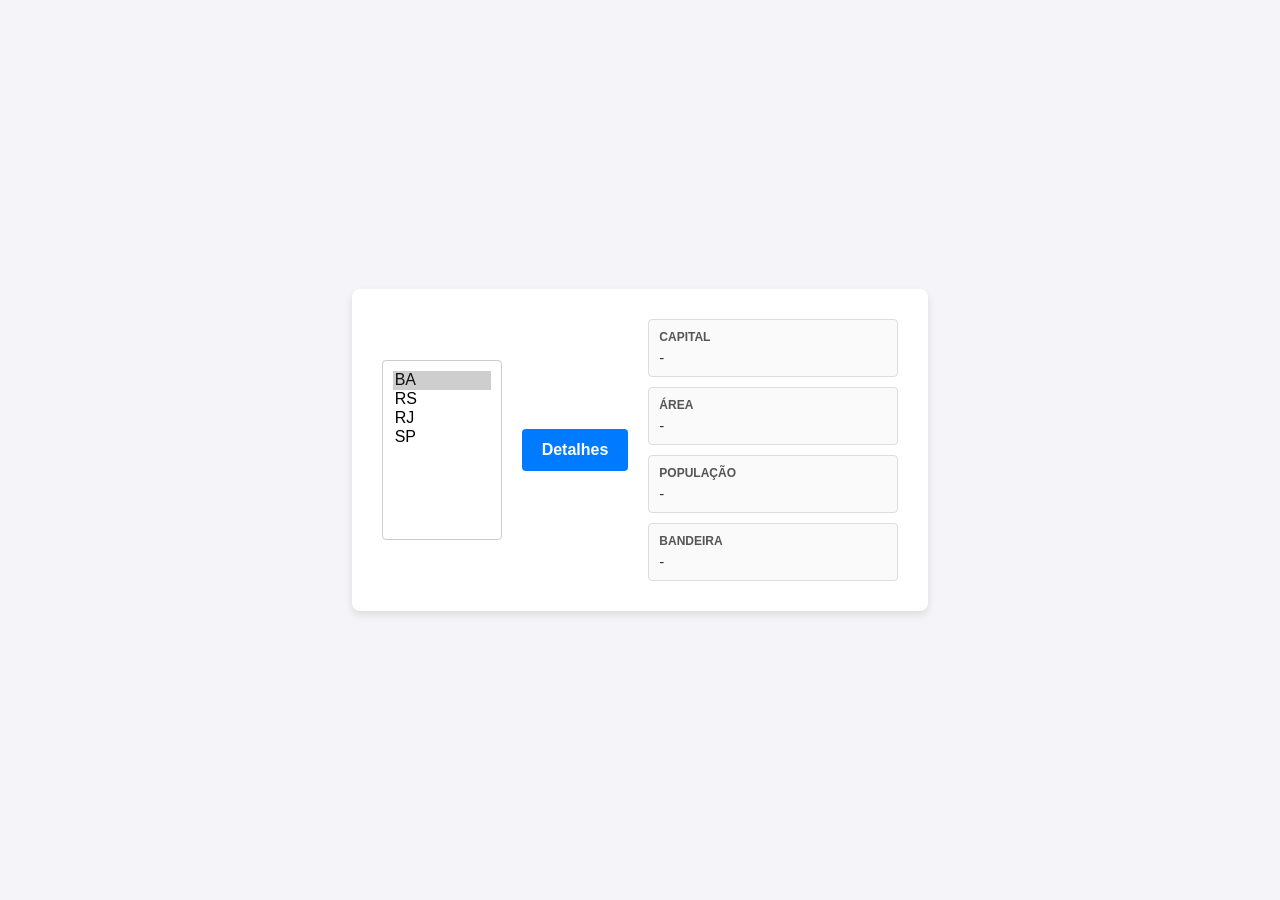
<file: Aula5/index.html>
<!DOCTYPE html>
<html lang="pt-BR">
<head>
    <meta charset="UTF-8">
    <meta name="viewport" content="width=device-width, initial-scale=1.0">
    <title>Estados do Sudeste do Brasil</title>

    <link rel="stylesheet" href="style.css">
</head>

<body>

    <div class="container">

        <!-- Esquerda: Listbox com as siglas -->
        <div class="painel-esquerdo">
            <select id="selectEstados" size="4">
                <option value="0" selected>BA</option>
                <option value="1">RS</option>
                <option value="2">RJ</option>
                <option value="3">SP</option>
            </select>
        </div>

        <!-- Meio: Botão -->
        <div class="painel-meio">
            <button id="btnDetalhes">Detalhes</button>
        </div>

        <!-- Direita: Informações -->
        <div class="painel-direito">

            <div class="card-info">
                <strong>Capital</strong>
                <div id="divCapital">-</div>
            </div>

            <div class="card-info">
                <strong>Área</strong>
                <div id="divArea">-</div>
            </div>

            <div class="card-info">
                <strong>População</strong>
                <div id="divPopulacao">-</div>
            </div>

            <div class="card-info">
                <strong>Bandeira</strong>
                <div id="divBandeira">-</div>
            </div>

        </div>
    </div>

    <script src="script.js"></script>

</body>
</html>
</file>
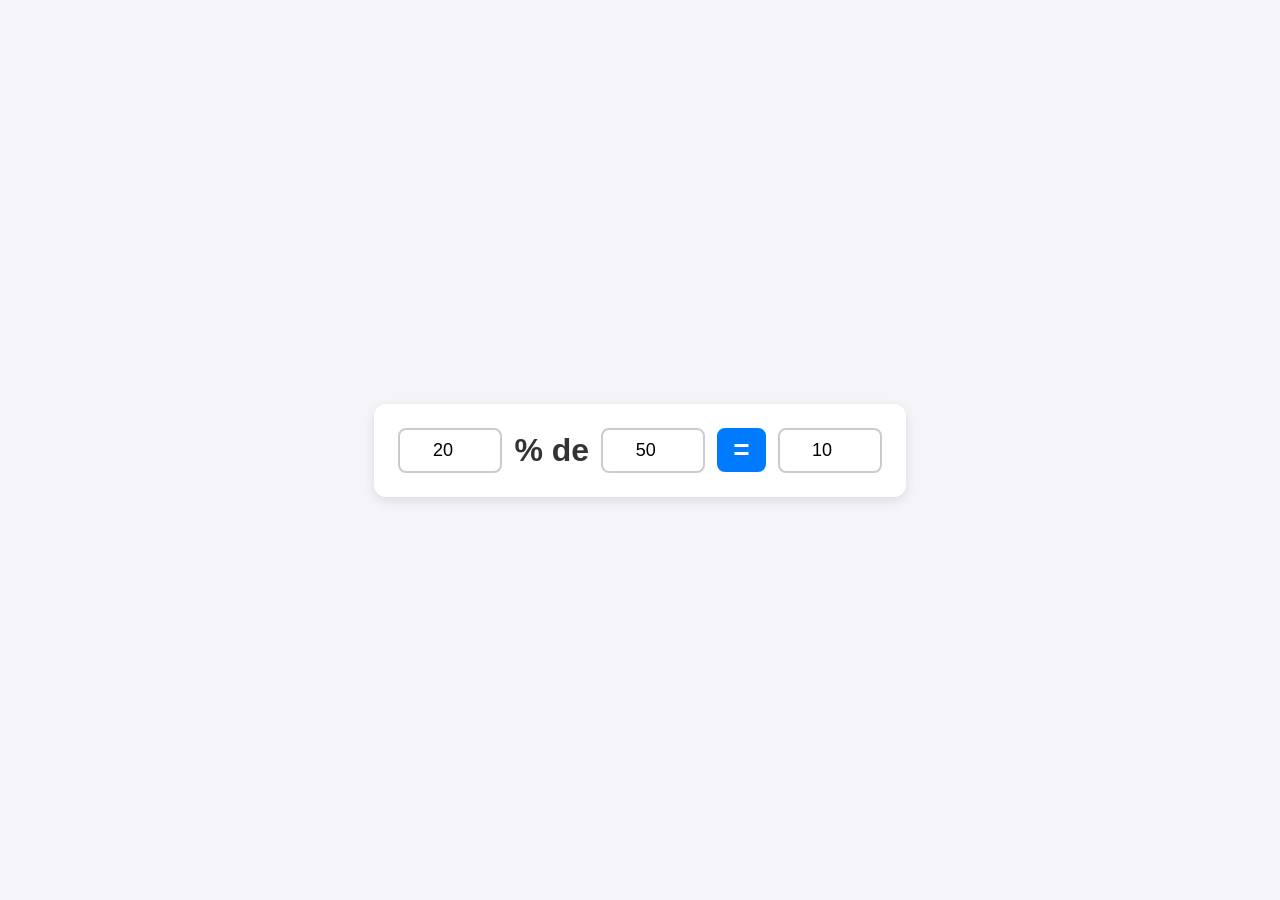
<file: Aula1/Exer1.1.html>
<!DOCTYPE html>
<html lang="pt-BR">
<head>
  <meta charset="UTF-8">
  <title>Calculadora de Porcentagem</title>
  <style>
    body {
      font-family: Arial, sans-serif;
      display: flex;
      justify-content: center;
      align-items: center;
      height: 100vh;
      margin: 0;
      background-color: #f4f4f9;
    }

    .container {
      display: flex;
      align-items: center;
      gap: 12px;
      background: #ffffff;
      padding: 24px;
      border-radius: 12px;
      box-shadow: 0 4px 12px rgba(0, 0, 0, 0.1);
    }

    input[type="number"] {
      width: 80px;
      padding: 10px;
      font-size: 18px;
      text-align: center;
      border: 2px solid #ccc;
      border-radius: 8px;
      outline: none;
    }

    input[type="number"]:focus {
      border-color: #007bff;
    }

    .simbolo {
      font-size: 32px;
      font-weight: bold;
      color: #333;
    }

    .btn-igual {
      font-size: 28px;
      font-weight: bold;
      color: white;
      background-color: #007bff;
      border: none;
      border-radius: 8px;
      padding: 6px 16px;
      cursor: pointer;
      transition: background-color 0.2s ease;
    }

    .btn-igual:hover {
      background-color: #0056b3;
    }
  </style>
</head>
<body>

  <div class="container">
    <input type="number" id="porcentagem" value="20">
    <span class="simbolo">% de</span>
    <input type="number" id="valor" value="50">
    <button class="btn-igual" id="calcular">=</button>
    <input type="number" id="resultado" readonly>
  </div>

  <script>
    // Seleciona os elementos da tela
    const inputPorcentagem = document.getElementById('porcentagem');
    const inputValor = document.getElementById('valor');
    const inputResultado = document.getElementById('resultado');
    const botaoCalcular = document.getElementById('calcular');

    // Função que faz a conta
    function realizarCalculo() {
      const p = parseFloat(inputPorcentagem.value) || 0;
      const v = parseFloat(inputValor.value) || 0;
      
      // Executa o cálculo: (Porcentagem / 100) * Valor
      const conta = (p / 100) * v;
      
      // Exibe o resultado no terceiro campo
      inputResultado.value = conta;
    }

    // Escuta o clique no botão de igual
    botaoCalcular.addEventListener('click', realizarCalculo);

    // Opcional: Calcula automaticamente ao carregar a página
    realizarCalculo();
  </script>

</body>
</html>
</file>
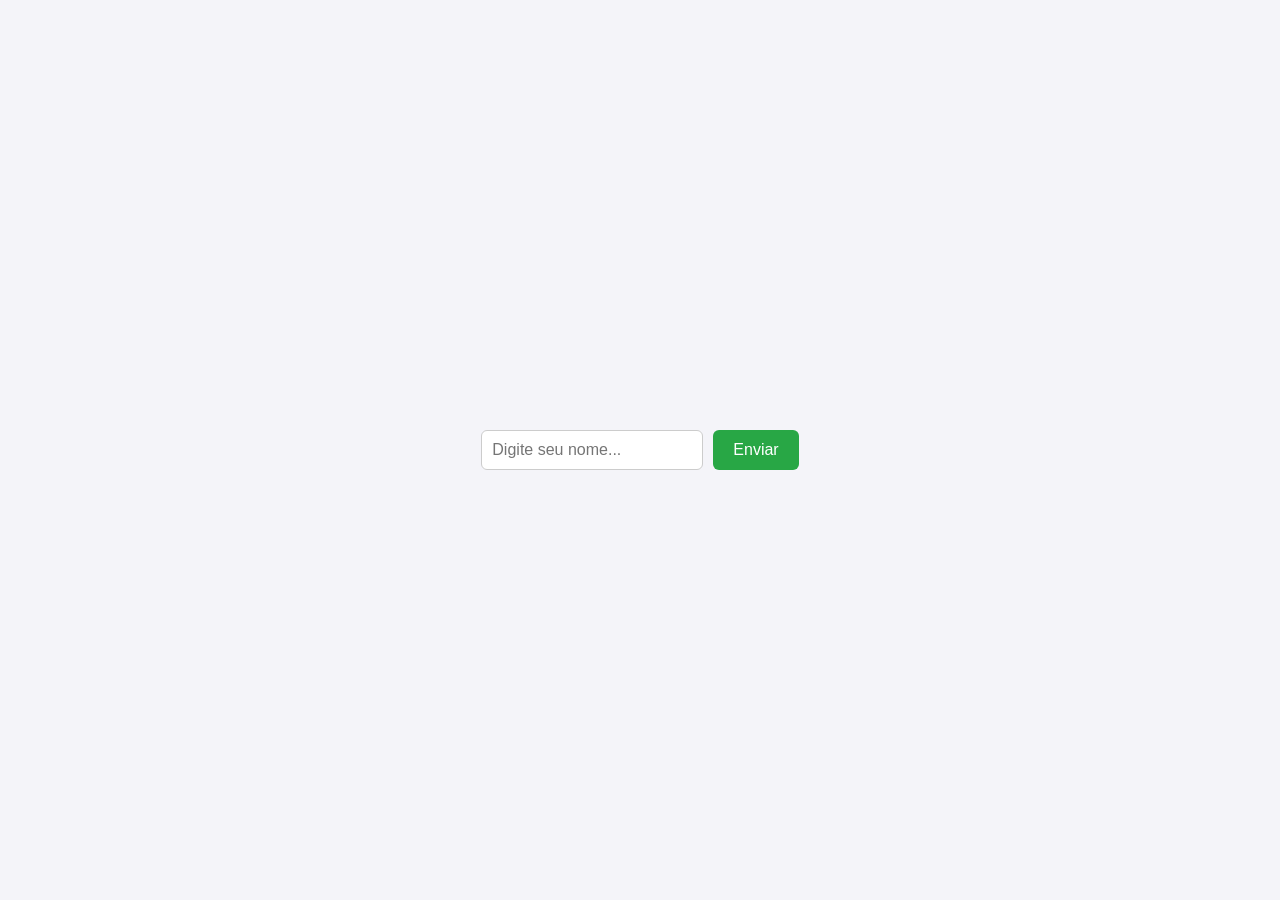
<file: Aula1/Exerc1.0.html>
<!DOCTYPE html>
<html lang="pt-BR">
<head>
  <meta charset="UTF-8">
  <title>Exemplo com Saudação</title>
  <style>
    body {
      font-family: Arial, sans-serif;
      display: flex;
      justify-content: center;
      align-items: center;
      height: 100vh;
      margin: 0;
      background-color: #f4f4f9;
    }

    .container {
      display: flex;
      gap: 10px;
    }

    input[type="text"] {
      padding: 10px;
      font-size: 16px;
      border: 1px solid #ccc;
      border-radius: 6px;
      outline: none;
    }

    button {
      padding: 10px 20px;
      font-size: 16px;
      color: white;
      background-color: #28a745;
      border: none;
      border-radius: 6px;
      cursor: pointer;
    }

    button:hover {
      background-color: #218838;
    }
  </style>
</head>
<body>

  <div class="container">
    <input type="text" id="nomeInput" placeholder="Digite seu nome...">
    <button onclick="cumprimentar()">Enviar</button>
  </div>

  <script>
    function cumprimentar() {
      // Pega o valor digitado no input
      const nome = document.getElementById('nomeInput').value;
      
      // Imprime no console "Olá " + o nome digitado
      console.log('Olá ' + nome);
    }
  </script>

</body>
</html>
</file>
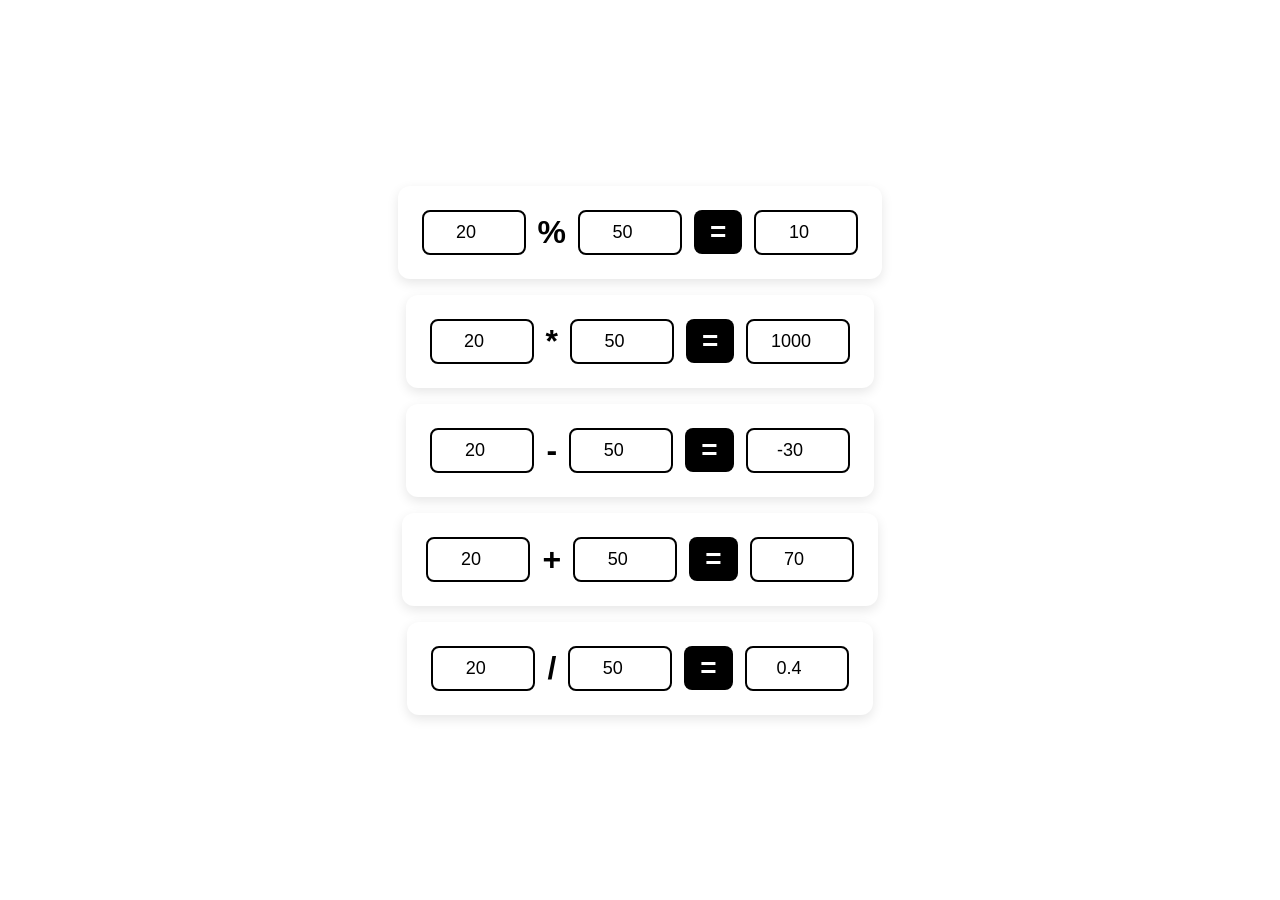
<file: Aula2/exer2.1.html>
<!DOCTYPE html>
<html lang="pt-BR">
<head>
  <meta charset="UTF-8">
  <title>Calculadora de Porcentagem e Operações</title>
  <style>
    body {
      font-family: Arial, sans-serif;
      display: flex;
      flex-direction: column;
      justify-content: center;
      align-items: center;
      gap: 16px;
      min-height: 100vh;
      margin: 0;
      background-color: #ffffff;
    }

    .container {
      display: flex;
      align-items: center;
      gap: 12px;
      background: #ffffff;
      padding: 24px;
      border-radius: 12px;
      box-shadow: 0 4px 12px rgba(0, 0, 0, 0.1);
    }

    input[type="number"] {
      width: 80px;
      padding: 10px;
      font-size: 18px;
      text-align: center;
      border: 2px solid #000000;
      border-radius: 8px;
      outline: none;
    }

    input[type="number"]:focus {
      border-color: #007bff;
    }

    .simbolo {
      font-size: 32px;
      font-weight: bold;
      color: #000000;
    }

    .btn-igual {
      font-size: 28px;
      font-weight: bold;
      color: white;
      background-color: #000000;
      border: none;
      border-radius: 8px;
      padding: 6px 16px;
      cursor: pointer;
      transition: background-color 0.2s ease;
    }

    .btn-igual:hover {
      background-color: #000000;
    }
  </style>
</head>
<body>

  <div class="container" data-operacao="%">
    <input type="number" class="num1" value="20">
    <span class="simbolo">%</span>
    <input type="number" class="num2" value="50">
    <button class="btn-igual">=</button>
    <input type="number" class="resultado" readonly>
  </div>

  <div class="container" data-operacao="*">
    <input type="number" class="num1" value="20">
    <span class="simbolo">*</span>
    <input type="number" class="num2" value="50">
    <button class="btn-igual">=</button>
    <input type="number" class="resultado" readonly>
  </div>

  <div class="container" data-operacao="-">
    <input type="number" class="num1" value="20">
    <span class="simbolo">-</span>
    <input type="number" class="num2" value="50">
    <button class="btn-igual">=</button>
    <input type="number" class="resultado" readonly>
  </div>

  <div class="container" data-operacao="+">
    <input type="number" class="num1" value="20">
    <span class="simbolo">+</span>
    <input type="number" class="num2" value="50">
    <button class="btn-igual">=</button>
    <input type="number" class="resultado" readonly>
  </div>

  <div class="container" data-operacao="/">
    <input type="number" class="num1" value="20">
    <span class="simbolo">/</span>
    <input type="number" class="num2" value="50">
    <button class="btn-igual">=</button>
    <input type="number" class="resultado" readonly>
  </div>

  <script>
    const containers = document.querySelectorAll('.container');

    containers.forEach(container => {
      const inputNum1 = container.querySelector('.num1');
      const inputNum2 = container.querySelector('.num2');
      const inputResultado = container.querySelector('.resultado');
      const botaoCalcular = container.querySelector('.btn-igual');
      
      const operacao = container.getAttribute('data-operacao');

      function realizarCalculo() {
        const n1 = parseFloat(inputNum1.value) || 0;
        const n2 = parseFloat(inputNum2.value) || 0;
        let conta = 0;

        switch (operacao) {
          case '%':
            conta = (n1 / 100) * n2;
            break;
          case '*':
            conta = n1 * n2;
            break;
          case '-':
            conta = n1 - n2;
            break;
          case '+':
            conta = n1 + n2;
            break;
          case '/':
            conta = n2 !== 0 ? n1 / n2 : 'Erro'; // Evita divisão por zero
            break;
        }

        inputResultado.value = conta;
      }

      botaoCalcular.addEventListener('click', realizarCalculo);

      realizarCalculo();
    });
  </script>

</body>
</html>
</file>
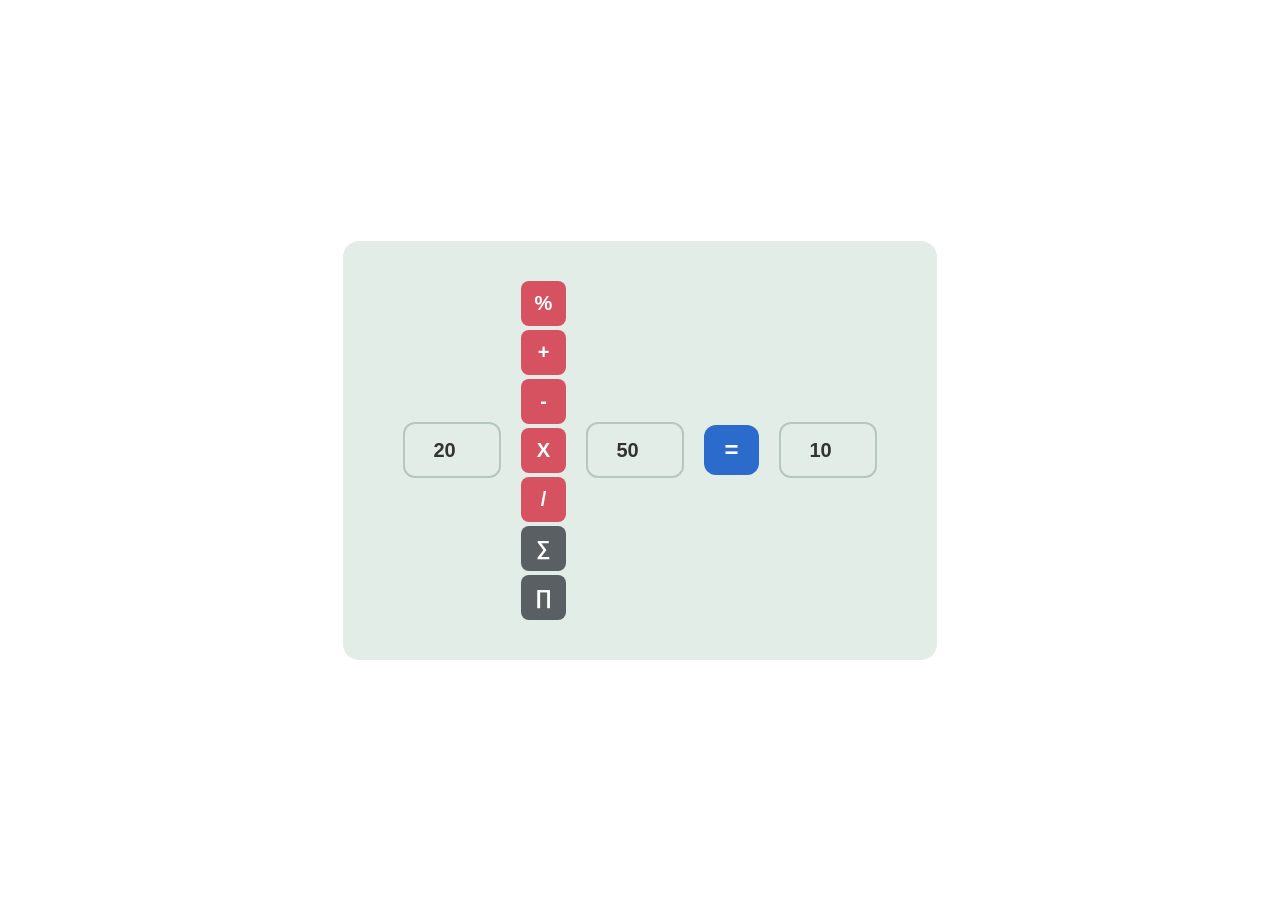
<file: Aula2/exerc2.2.html>
<!DOCTYPE html>
<html lang="pt-BR">
<head>
  <meta charset="UTF-8">
  <title>Calculadora de Porcentagem e Operações</title>
  <style>
    body {
      font-family: Arial, sans-serif;
      display: flex;
      justify-content: center;
      align-items: center;
      min-height: 100vh;
      margin: 0;
      background-color: #ffffff;
    }

    /* Card principal cinza-claro ao fundo */
    .calculadora-box {
      background-color: #e2ede8;
      padding: 40px 60px;
      border-radius: 16px;
      display: flex;
      align-items: center;
      gap: 20px;
    }

    /* Inputs numéricos e resultado */
    input[type="number"] {
      width: 90px;
      height: 50px;
      font-size: 20px;
      text-align: center;
      border: 2px solid #b5c7be;
      border-radius: 12px;
      outline: none;
      background-color: #e2ede8;
      color: #333;
      font-weight: bold;
    }

    /* Coluna vertical contendo os botões de operação */
    .botoes-operacao {
      display: flex;
      flex-direction: column;
      gap: 4px;
    }

    .btn-op {
      width: 45px;
      height: 45px;
      font-size: 20px;
      font-weight: bold;
      color: white;
      border: none;
      border-radius: 8px;
      cursor: pointer;
      display: flex;
      justify-content: center;
      align-items: center;
      transition: opacity 0.2s;
    }

    .btn-op:hover {
      opacity: 0.8;
    }

    /* Cores exatas dos botões baseadas na imagem */
    .cor-rosa { background-color: #d65261; }
    .cor-cinza { background-color: #595f62; }

    /* Botão de Igual de cor azul */
    .btn-igual {
      width: 55px;
      height: 50px;
      font-size: 24px;
      font-weight: bold;
      color: white;
      background-color: #2b6bcb;
      border: none;
      border-radius: 12px;
      cursor: pointer;
    }

    .btn-igual:hover {
      opacity: 0.9;
    }
  </style>
</head>
<body>

  <div class="calculadora-box">
    <!-- Primeiro Valor -->
    <input type="number" id="num1" value="20">

    <!-- Coluna de Operadores -->
    <div class="botoes-operacao">
      <button class="btn-op cor-rosa" data-op="%">%</button>
      <button class="btn-op cor-rosa" data-op="+">+</button>
      <button class="btn-op cor-rosa" data-op="-">-</button>
      <button class="btn-op cor-rosa" data-op="*">X</button>
      <button class="btn-op cor-rosa" data-op="/">/</button>
      <button class="btn-op cor-cinza" data-op="sum">∑</button>
      <button class="btn-op cor-cinza" data-op="pi">∏</button>
    </div>

    <!-- Segundo Valor -->
    <input type="number" id="num2" value="50">

    <!-- Botão Igual -->
    <button class="btn-igual" id="calcular">=</button>

    <!-- Resultado -->
    <input type="number" id="resultado" value="10" readonly>
  </div>

  <script>
    const inputNum1 = document.getElementById('num1');
    const inputNum2 = document.getElementById('num2');
    const inputResultado = document.getElementById('resultado');
    const botaoCalcular = document.getElementById('calcular');
    const botoesOp = document.querySelectorAll('.btn-op');

    let operacaoAtual = '%';

    // Gerencia a seleção visual dos botões de operação
    botoesOp.forEach(botao => {
      botao.addEventListener('click', () => {
        operacaoAtual = botao.getAttribute('data-op');
        
        botoesOp.forEach(b => b.style.outline = 'none');
        botao.style.outline = '3px solid #000';
      });
    });

    // Função que executa o cálculo matemático
    function realizarCalculo() {
      const n1 = parseFloat(inputNum1.value) || 0;
      const n2 = parseFloat(inputNum2.value) || 0;
      let conta = 0;

      switch (operacaoAtual) {
        case '%':
          conta = (n1 / 100) * n2;
          break;
        case '+':
          conta = n1 + n2;
          break;
        case '-':
          conta = n1 - n2;
          break;
        case '*':
          conta = n1 * n2;
          break;
        case '/':
          conta = n2 !== 0 ? n1 / n2 : 0;
          break;
        default:
          conta = 0; // Para operações complexas (∑, ∏)
      }

      inputResultado.value = conta;
    }

    botaoCalcular.addEventListener('click', realizarCalculo);
    realizarCalculo();
  </script>

</body>
</html>
</file>
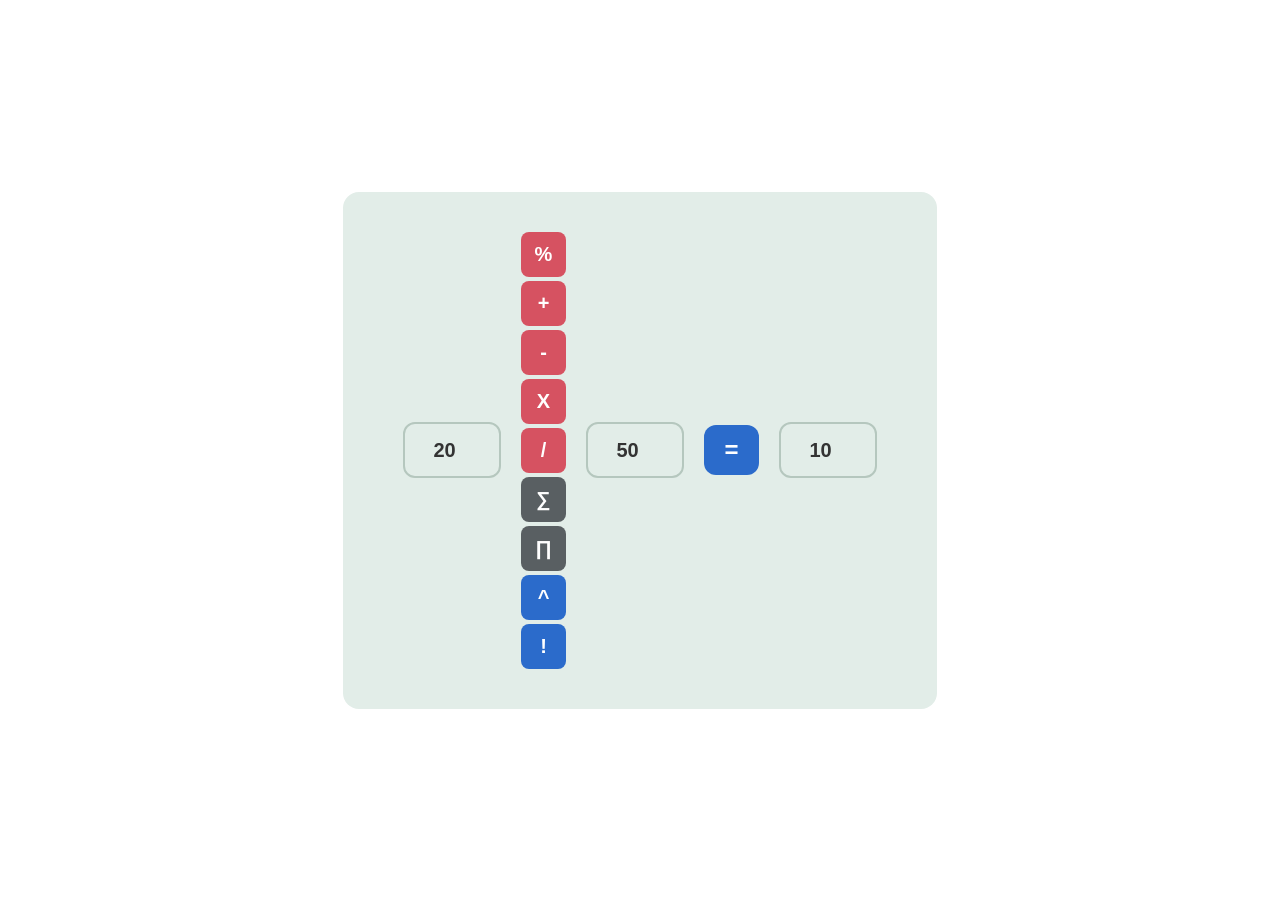
<file: Aula2/exerc2.3.html>
<!DOCTYPE html>
<html lang="pt-BR">
<head>
  <meta charset="UTF-8">
  <title>Calculadora de Porcentagem e Operações</title>
  <style>
    body {
      font-family: Arial, sans-serif;
      display: flex;
      justify-content: center;
      align-items: center;
      min-height: 100vh;
      margin: 0;
      background-color: #ffffff;
    }

    /* Card principal cinza-claro ao fundo */
    .calculadora-box {
      background-color: #e2ede8;
      padding: 40px 60px;
      border-radius: 16px;
      display: flex;
      align-items: center;
      gap: 20px;
    }

    /* Inputs numéricos e resultado */
    input[type="number"] {
      width: 90px;
      height: 50px;
      font-size: 20px;
      text-align: center;
      border: 2px solid #b5c7be;
      border-radius: 12px;
      outline: none;
      background-color: #e2ede8;
      color: #333;
      font-weight: bold;
    }

    /* Coluna vertical contendo os botões de operação */
    .botoes-operacao {
      display: flex;
      flex-direction: column;
      gap: 4px;
    }

    .btn-op {
      width: 45px;
      height: 45px;
      font-size: 20px;
      font-weight: bold;
      color: white;
      border: none;
      border-radius: 8px;
      cursor: pointer;
      display: flex;
      justify-content: center;
      align-items: center;
      transition: opacity 0.2s;
    }

    .btn-op:hover {
      opacity: 0.8;
    }

    /* Cores exatas dos botões baseadas na imagem */
    .cor-rosa { background-color: #d65261; }
    .cor-cinza { background-color: #595f62; }
    .cor-azul { background-color: #2b6bcb; }

    /* Botão de Igual de cor azul */
    .btn-igual {
      width: 55px;
      height: 50px;
      font-size: 24px;
      font-weight: bold;
      color: white;
      background-color: #2b6bcb;
      border: none;
      border-radius: 12px;
      cursor: pointer;
    }

    .btn-igual:hover {
      opacity: 0.9;
    }
  </style>
</head>
<body>

  <div class="calculadora-box">
    <!-- Primeiro Valor -->
    <input type="number" id="num1" value="20">

    <!-- Coluna de Operadores -->
    <div class="botoes-operacao">
      <button class="btn-op cor-rosa" data-op="%">%</button>
      <button class="btn-op cor-rosa" data-op="+">+</button>
      <button class="btn-op cor-rosa" data-op="-">-</button>
      <button class="btn-op cor-rosa" data-op="*">X</button>
      <button class="btn-op cor-rosa" data-op="/">/</button>
      <button class="btn-op cor-cinza" data-op="sum">∑</button>
      <button class="btn-op cor-cinza" data-op="pi">∏</button>
      <button class="btn-op cor-azul" data-op="pow">^</button>
      <button class="btn-op cor-azul" data-op="fact">!</button>
    </div>

    <!-- Segundo Valor -->
    <input type="number" id="num2" value="50">

    <!-- Botão Igual -->
    <button class="btn-igual" id="calcular">=</button>

    <!-- Resultado -->
    <input type="number" id="resultado" value="10" readonly>
  </div>

  <script>
    const inputNum1 = document.getElementById('num1');
    const inputNum2 = document.getElementById('num2');
    const inputResultado = document.getElementById('resultado');
    const botaoCalcular = document.getElementById('calcular');
    const botoesOp = document.querySelectorAll('.btn-op');

    // Variável para guardar a operação atualmente selecionada (padrão é %)
    let operacaoAtual = '%';

    // Gerencia a seleção visual dos botões de operação
    botoesOp.forEach(botao => {
      botao.addEventListener('click', () => {
        operacaoAtual = botao.getAttribute('data-op');
        
        // Remove efeito de destaque de todos e adiciona no clicado
        botoesOp.forEach(b => b.style.outline = 'none');
        botao.style.outline = '3px solid #000';
      });
    });

    // Função que executa o cálculo matemático
    function realizarCalculo() {
      const n1 = parseFloat(inputNum1.value) || 0;
      const n2 = parseFloat(inputNum2.value) || 0;
      let conta = 0;

      switch (operacaoAtual) {
        case '%':
          conta = (n1 / 100) * n2;
          break;
        case '+':
          conta = n1 + n2;
          break;
        case '-':
          conta = n1 - n2;
          break;
        case '*':
          conta = n1 * n2;
          break;
        case '/':
          conta = n2 !== 0 ? n1 / n2 : 0;
          break;
        case 'pow':
          conta = Math.pow(n1, n2);
          break;
        default:
          conta = 0; // Para operações complexas não implementadas (∑, ∏, !)
      }

      inputResultado.value = conta;
    }

    // Executa ao clicar no botão de igual
    botaoCalcular.addEventListener('click', realizarCalculo);

    // Inicializa o cálculo na primeira execução
    realizarCalculo();
  </script>

</body>
</html>
</file>
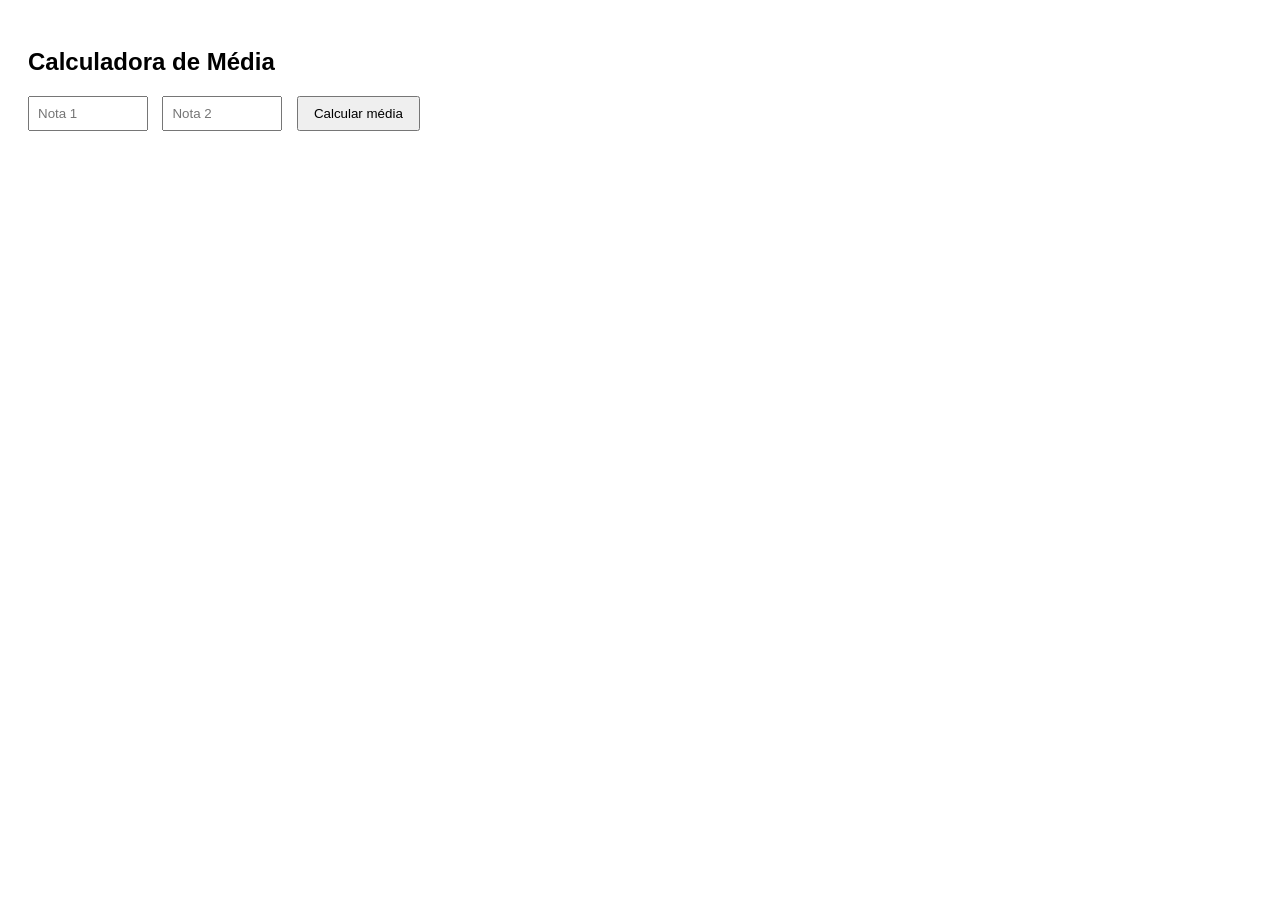
<file: Aula3/exerc3.2.html>
<!DOCTYPE html>
<html lang="en">
<head>
    <meta charset="UTF-8">
    <meta name="viewport" content="width=device-width, initial-scale=1.0">
    <title>Calculadora de Média</title>
<style>
body {
      font-family: Arial, sans-serif;
      padding: 20px;
    }
    input {
      padding: 8px;
      margin-right: 10px;
      width: 100px;
    }
    button {
      padding: 8px 15px;
      cursor: pointer;
    }
    #resultadoCalculo {
      font-weight: bold;
      font-size: 1.2em;
      margin-top: 15px;
    }

</style>
<body>
    <h2>Calculadora de Média</h2>

<input type="number" id="nota1" placeholder="Nota 1" step="0.1">
<input type="number" id="nota2" placeholder="Nota 2" step="0.1">

<button id="btnCalcular">Calcular média</button>

<p id="resultadoCalculo"></p>

<script>
    function calcularMedia(n1, n2){
        return (n1 + n2) /2;
    }

    document.getElementById('btnCalcular').addEventListener('click', function(){
        const valor1 = Number(document.getElementById('nota1').value);
      const valor2 = Number(document.getElementById('nota2').value);

      const media = calcularMedia(valor1, valor2);

      const elementoResultado = document.getElementById('resultadoCalculo');

      if (media >= 7.0) {
        elementoResultado.textContent = `Média: ${media.toFixed(1)} - Aprovado`;
        elementoResultado.style.color = "green"; // Cor verde para aprovação
      } else {
        elementoResultado.textContent = `Média: ${media.toFixed(1)} - Recuperação`;
        elementoResultado.style.color = "red"; // Cor vermelha para recuperação
      }
    });
  </script>
</script>
</body>
</html>
</file>
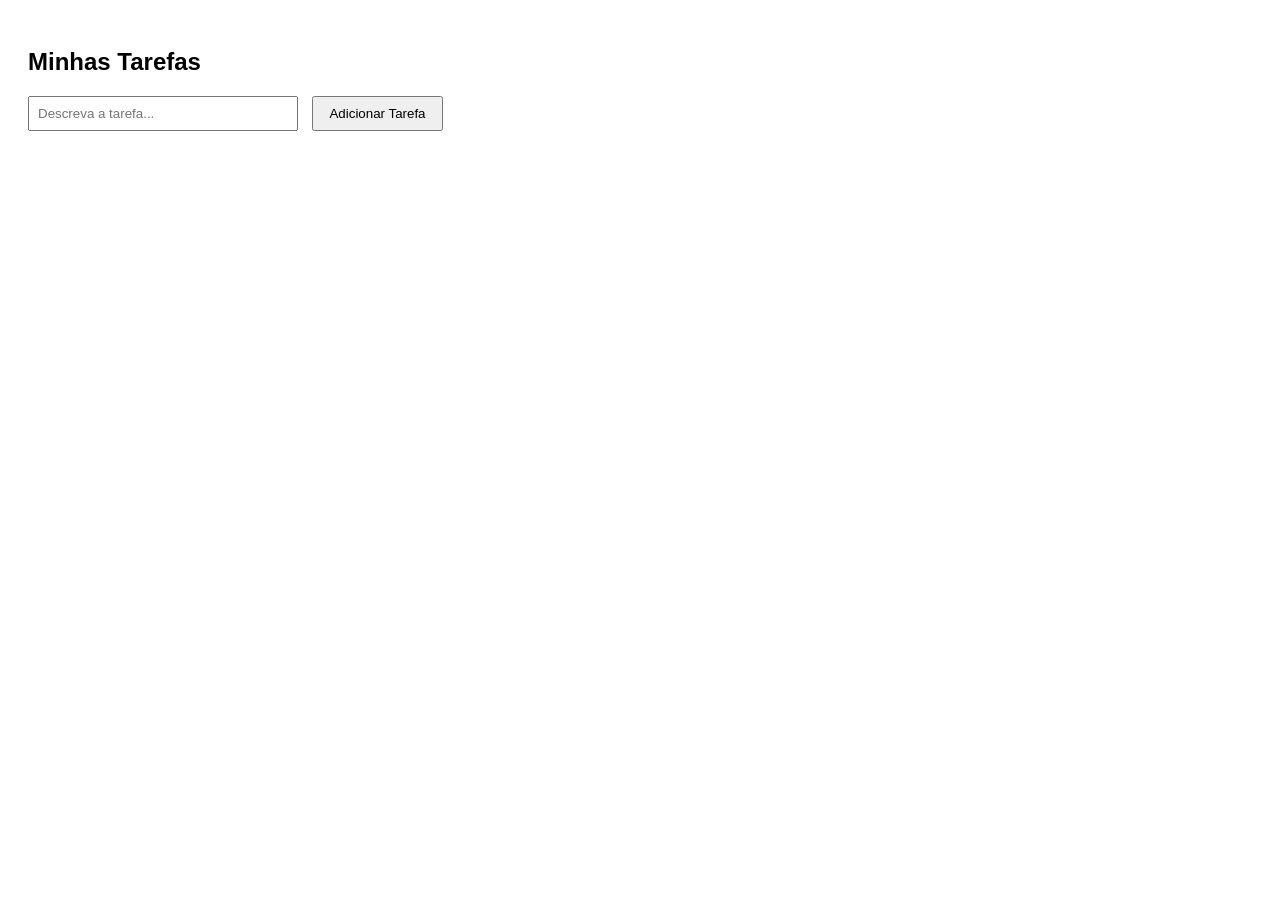
<file: Aula3/exerc3.3.html>
<!DOCTYPE html>
<html lang="pt-BR">
<head>
  <meta charset="UTF-8">
  <title>Lista de Tarefas</title>
  <style>
    /* Estilo básico para organizar a interface */
    body {
      font-family: Arial, sans-serif;
      padding: 20px;
    }
    input {
      padding: 8px;
      width: 250px;
      margin-right: 10px;
    }
    button {
      padding: 8px 15px;
      cursor: pointer;
    }
    ul {
      margin-top: 20px;
      padding-left: 20px;
    }
    li {
      margin-bottom: 5px;
    }
  </style>
</head>
<body>

  <!-- 2. Interface HTML -->
  <h2>Minhas Tarefas</h2>
  <input type="text" id="campoTarefa" placeholder="Descreva a tarefa...">
  <button id="btnAdicionar">Adicionar Tarefa</button>
  
  <ul id="minhasTarefas"></ul>

  <script>
    // 1. Declaração da variável global com array vazio
    let listaDeTarefas = [];

    // 4. Função responsável por atualizar a lista na tela
    function atualizarLista() {
      const listaHTML = document.getElementById('minhasTarefas');
      
      // Limpa todo o conteúdo visual da lista HTML
      listaHTML.innerHTML = "";

      // Percorre o array utilizando um laço for tradicional
      for (let i = 0; i < listaDeTarefas.length; i++) {
        // A cada iteração, adiciona um item <li> concatenando com o conteúdo existente
        listaHTML.innerHTML += `<li>${listaDeTarefas[i]}</li>`;
      }
    }

    // 3. Ação de clicar no botão de adicionar
    document.getElementById('btnAdicionar').addEventListener('click', function() {
      const campoTexto = document.getElementById('campoTarefa');
      const textoDigitado = campoTexto.value;

      // Validação extra: só adiciona se o campo não estiver vazio
      if (textoDigitado.trim() !== "") {
        // Insere o texto no array
        listaDeTarefas.push(textoDigitado);
        
        // Limpa o valor do campo de texto
        campoTexto.value = "";
        
        // Chama a função para reconstruir a lista na tela
        atualizarLista();
      } else {
        alert("Por favor, digite uma tarefa antes de adicionar!");
      }
    });
  </script>

</body>
</html>
</file>
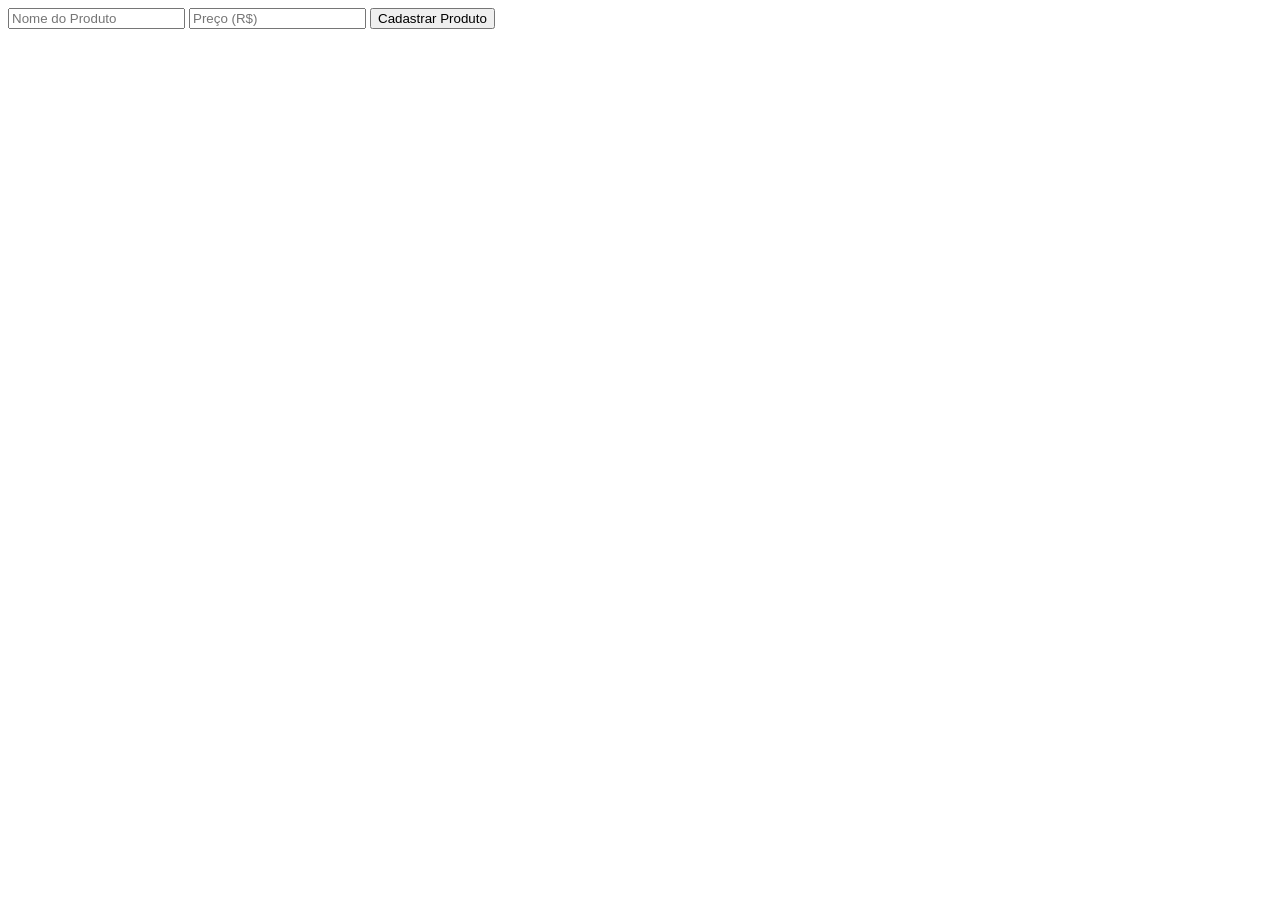
<file: Aula3/exerc3.4.html>
<!DOCTYPE html>
    <html lang="pt-BR">
    <head>
    <meta charset="UTF-8">
    <title>Painel Dinâmico de Cadastros</title>
    </head>
    <body>

    <!-- Formulário de Cadastro -->
    <form id="form-produto">
        <input type="text" id="nome-produto" placeholder="Nome do Produto" required>
        <input type="number" id="preco-produto" placeholder="Preço (R$)" step="0.01" min="0" required>
        <button type="submit">Cadastrar Produto</button>
    </form>

    <!-- Lista de Produtos -->
    <ul id="lista-produtos"></ul>

    <script>
        const form = document.getElementById('form-produto');
        const listaProdutos = document.getElementById('lista-produtos');

        form.addEventListener('submit', function(event) {
        event.preventDefault(); // Evita que a página recarregue ao enviar o formulário

        const inputNome = document.getElementById('nome-produto');
        const inputPreco = document.getElementById('preco-produto');

        // Formata o preço para duas casas decimais
        const precoFormatado = parseFloat(inputPreco.value).toFixed(2);

        // 1. Criação do item de lista (<li>)
        const li = document.createElement('li');
        li.textContent = `${inputNome.value} - R$ ${precoFormatado} `;

        // 2. Criação do botão "Excluir"
        const btnExcluir = document.createElement('button');
        btnExcluir.textContent = 'Excluir';

        // 3. Adição do evento de remoção usando .remove()
        btnExcluir.onclick = function() {
            li.remove();
        };

        // 4. Montagem dos nós na árvore DOM
        li.appendChild(btnExcluir);
        listaProdutos.appendChild(li);

        // Limpa os campos do formulário para o próximo cadastro
        inputNome.value = '';
        inputPreco.value = '';
        inputNome.focus();
        });
    </script>

    </body>
    </html>
</file>
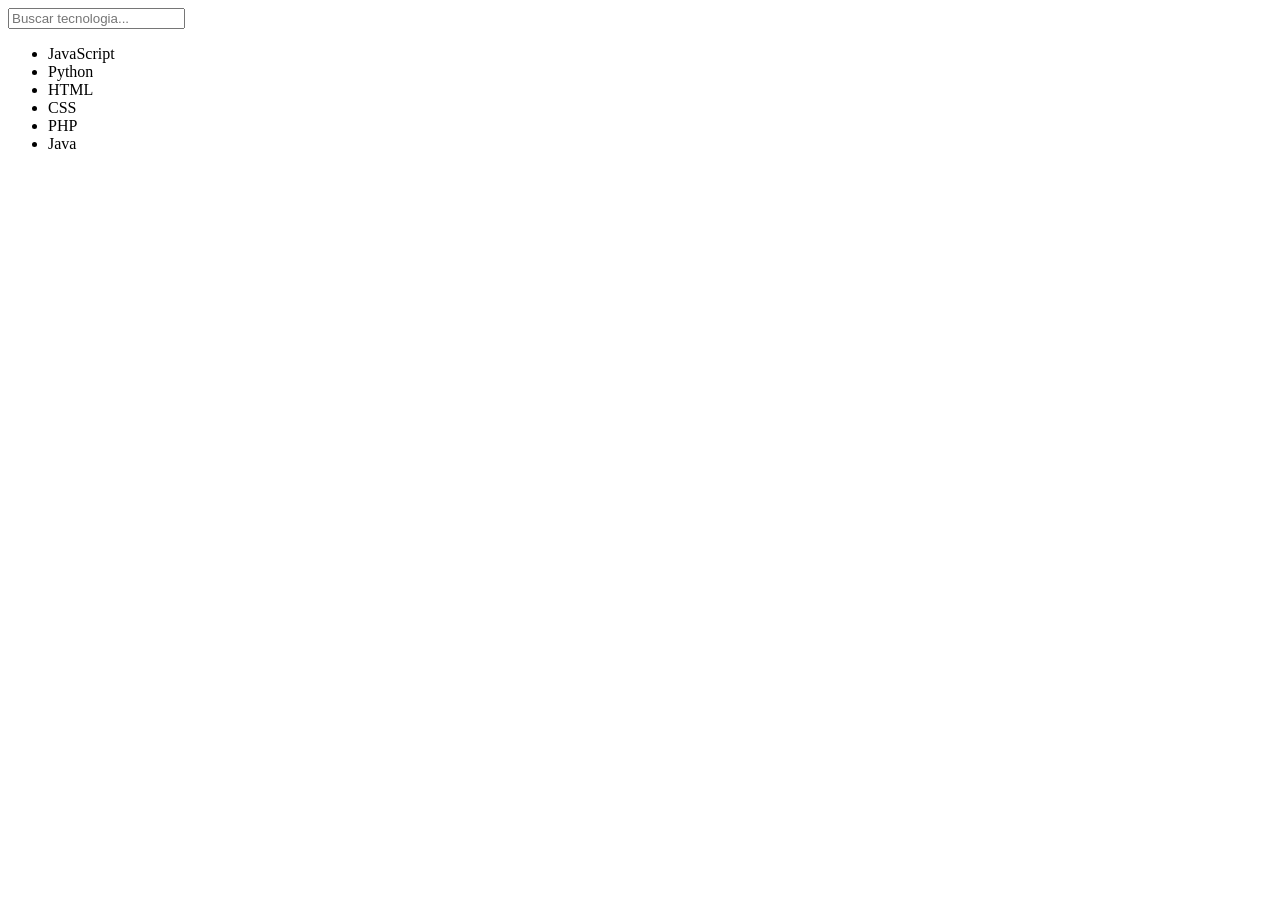
<file: Aula3/exerc3.5.html>
<!DOCTYPE html>
<html lang="pt-BR">
<head>
  <meta charset="UTF-8">
  <title>Filtro e Busca em Tempo Real</title>
</head>
<body>

  <!-- Campo de Busca -->
  <input type="text" id="campo-busca" placeholder="Buscar tecnologia...">

  <!-- Lista Estática de Tecnologias -->
  <ul id="listaTecnologias">
    <li>JavaScript</li>
    <li>Python</li>
    <li>HTML</li>
    <li>CSS</li>
    <li>PHP</li>
    <li>Java</li>
  </ul>

  <script>
    const campoBusca = document.getElementById('campo-busca');
    const itens = document.querySelectorAll('#listaTecnologias li');

    // Evento disparado a cada caractere digitado, alterado ou removido
    campoBusca.oninput = function() {
      const termo = campoBusca.value.toLowerCase();

      itens.forEach(item => {
        const texto = item.textContent.toLowerCase();

        // Verifica se o texto do li contém o termo buscado
        if (texto.includes(termo)) {
          item.style.display = 'block';
        } else {
          item.style.display = 'none';
        }
      });
    };
  </script>

</body>
</html>
</file>
<file: Aula5/style.css>
* {
    box-sizing: border-box;
    font-family: Arial, sans-serif;
}

body {
    display: flex;
    justify-content: center;
    align-items: center;
    min-height: 100vh;
    background-color: #f4f4f9;
    margin: 0;
}

.container {
    display: flex;
    flex-direction: row;
    align-items: center;
    gap: 20px;
    background-color: #ffffff;
    padding: 30px;
    border-radius: 8px;
    box-shadow: 0 4px 8px rgba(0, 0, 0, 0.1);
}

/* Lado Esquerdo - Listbox */
.painel-esquerdo select {
    width: 120px;
    height: 180px;
    padding: 10px;
    font-size: 16px;
    border: 1px solid #ccc;
    border-radius: 4px;
}

/* Meio - Botão */
.painel-meio button {
    padding: 12px 20px;
    font-size: 16px;
    font-weight: bold;
    color: #fff;
    background-color: #007bff;
    border: none;
    border-radius: 4px;
    cursor: pointer;
    transition: background-color 0.2s;
}

.painel-meio button:hover {
    background-color: #0056b3;
}

/* Lado Direito - Quadros de informações */
.painel-direito {
    display: flex;
    flex-direction: column;
    gap: 10px;
    width: 250px;
}

.card-info {
    border: 1px solid #ddd;
    border-radius: 4px;
    padding: 10px;
    background-color: #fafafa;
}

.card-info strong {
    display: block;
    color: #555;
    font-size: 12px;
    text-transform: uppercase;
    margin-bottom: 5px;
}

.card-info div {
    font-size: 15px;
    color: #333;
}

.card-info img {
    max-width: 80px;
    height: auto;
    border: 1px solid #ccc;
}
</file>
